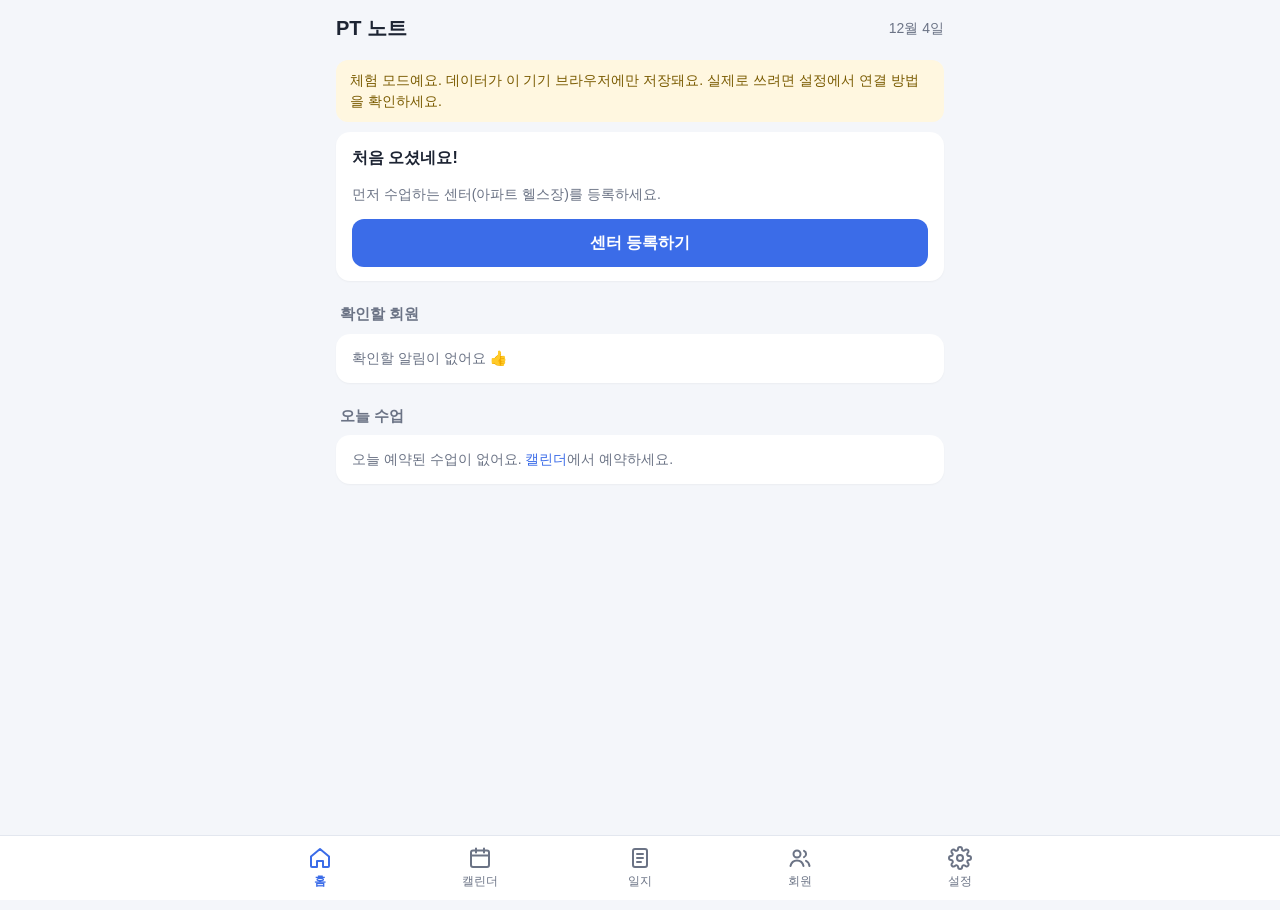
<file: pt/index.html>
<!doctype html>
<html lang="ko">
<head>
<meta charset="utf-8">
<meta name="viewport" content="width=device-width, initial-scale=1, viewport-fit=cover">
<title>PT 노트</title>
<meta name="theme-color" content="#3b6ce8">
<link rel="manifest" href="manifest.json">
<link rel="icon" href="icon.svg" type="image/svg+xml">
<link rel="apple-touch-icon" href="icon-192.png">
<meta name="apple-mobile-web-app-capable" content="yes">
<link rel="stylesheet" href="style.css">
</head>
<body>
<div id="app"><p class="empty">불러오는 중…</p></div>
<nav id="tabs" hidden>
  <a href="#/home" data-tab="home"><svg viewBox="0 0 24 24" fill="none" stroke="currentColor" stroke-width="2" stroke-linecap="round" stroke-linejoin="round"><path d="M3 10.5 12 3l9 7.5V20a1 1 0 0 1-1 1h-5v-6h-6v6H4a1 1 0 0 1-1-1z"/></svg>홈</a>
  <a href="#/calendar" data-tab="calendar"><svg viewBox="0 0 24 24" fill="none" stroke="currentColor" stroke-width="2" stroke-linecap="round" stroke-linejoin="round"><rect x="3" y="4.5" width="18" height="16.5" rx="2"/><path d="M3 9.5h18M8 2.5v4M16 2.5v4"/></svg>캘린더</a>
  <a href="#/feed" data-tab="feed"><svg viewBox="0 0 24 24" fill="none" stroke="currentColor" stroke-width="2" stroke-linecap="round" stroke-linejoin="round"><rect x="5" y="3" width="14" height="18" rx="2"/><path d="M9 8h6M9 12h6M9 16h4"/></svg>일지</a>
  <a href="#/members" data-tab="members"><svg viewBox="0 0 24 24" fill="none" stroke="currentColor" stroke-width="2" stroke-linecap="round" stroke-linejoin="round"><circle cx="9" cy="8" r="3.5"/><path d="M2.5 20c.8-3.5 3.4-5.5 6.5-5.5s5.7 2 6.5 5.5"/><path d="M16 4.8a3.5 3.5 0 0 1 0 6.4M18 14.8c1.9.8 3.1 2.6 3.5 5.2"/></svg>회원</a>
  <a href="#/settings" data-tab="settings"><svg viewBox="0 0 24 24" fill="none" stroke="currentColor" stroke-width="2" stroke-linecap="round" stroke-linejoin="round"><circle cx="12" cy="12" r="3"/><path d="M19.4 15a1.7 1.7 0 0 0 .3 1.8l.1.1a2 2 0 1 1-2.8 2.8l-.1-.1a1.7 1.7 0 0 0-1.8-.3 1.7 1.7 0 0 0-1 1.5V21a2 2 0 1 1-4 0v-.1a1.7 1.7 0 0 0-1.1-1.5 1.7 1.7 0 0 0-1.8.3l-.1.1a2 2 0 1 1-2.8-2.8l.1-.1a1.7 1.7 0 0 0 .3-1.8 1.7 1.7 0 0 0-1.5-1H3a2 2 0 1 1 0-4h.1a1.7 1.7 0 0 0 1.5-1.1 1.7 1.7 0 0 0-.3-1.8l-.1-.1a2 2 0 1 1 2.8-2.8l.1.1a1.7 1.7 0 0 0 1.8.3H9a1.7 1.7 0 0 0 1-1.5V3a2 2 0 1 1 4 0v.1a1.7 1.7 0 0 0 1 1.5 1.7 1.7 0 0 0 1.8-.3l.1-.1a2 2 0 1 1 2.8 2.8l-.1.1a1.7 1.7 0 0 0-.3 1.8V9a1.7 1.7 0 0 0 1.5 1H21a2 2 0 1 1 0 4h-.1a1.7 1.7 0 0 0-1.5 1z"/></svg>설정</a>
</nav>
<div id="toast" role="status"></div>
<script type="module" src="app.js"></script>
</body>
</html>
</file>
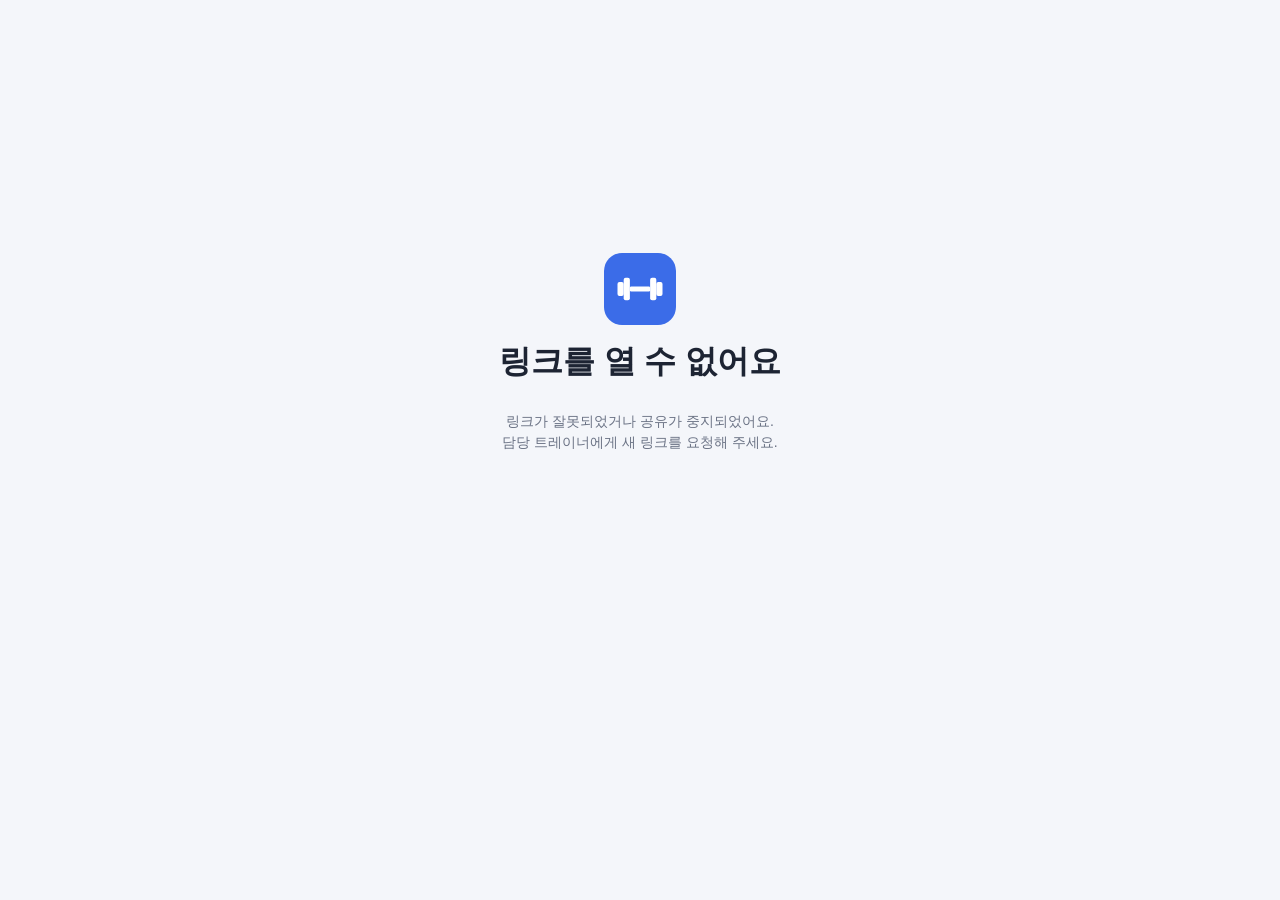
<file: pt/m.html>
<!doctype html>
<html lang="ko">
<head>
<meta charset="utf-8">
<meta name="viewport" content="width=device-width, initial-scale=1, viewport-fit=cover">
<meta name="robots" content="noindex">
<meta name="referrer" content="no-referrer">
<title>내 운동일지</title>
<meta name="theme-color" content="#3b6ce8">
<link rel="manifest" href="m-manifest.json">
<link rel="icon" href="icon.svg" type="image/svg+xml">
<link rel="apple-touch-icon" href="icon-192.png">
<link rel="stylesheet" href="style.css">
<style>#app { padding-bottom: 40px; }</style>
</head>
<body>
<div id="app"><p class="empty">불러오는 중…</p></div>
<script type="module" src="m.js"></script>
</body>
</html>
</file>
<file: pt/style.css>
:root {
  --bg: #f4f6fa; --card: #fff; --text: #1d2433; --sub: #6b7385; --line: #e3e7ef;
  --primary: #3b6ce8; --primary-weak: #eaf0fe; --danger: #e5484d; --warn: #f59e0b; --ok: #12a37f;
  --radius: 14px; --tabs-h: 64px;
}
@media (prefers-color-scheme: dark) {
  :root { --bg: #11141b; --card: #1b2029; --text: #e8ebf2; --sub: #97a0b3; --line: #2b3240; --primary: #6e95ff; --primary-weak: #1f2a44; }
}
* { box-sizing: border-box; -webkit-tap-highlight-color: transparent; }
html, body { margin: 0; background: var(--bg); color: var(--text); }
body { font: 16px/1.5 -apple-system, BlinkMacSystemFont, "Apple SD Gothic Neo", "Noto Sans KR", "Malgun Gothic", sans-serif; }
#app { max-width: 640px; margin: 0 auto; padding: 0 16px calc(var(--tabs-h) + 88px + env(safe-area-inset-bottom)); min-height: 100vh; }
a { color: var(--primary); text-decoration: none; }
h2 { font-size: 15px; color: var(--sub); font-weight: 600; margin: 22px 4px 8px; }
.muted { color: var(--sub); font-size: 14px; }
.small { font-size: 13px; }

.bar { position: sticky; top: 0; z-index: 5; display: flex; align-items: center; gap: 8px; min-height: 56px; background: var(--bg); margin: 0 -16px; padding: 8px 16px; }
.bar h1 { flex: 1; font-size: 20px; margin: 0; white-space: nowrap; overflow: hidden; text-overflow: ellipsis; }
.bar .back { font-size: 30px; line-height: 1; padding: 0 8px 4px 0; color: var(--text); }

.card { background: var(--card); border-radius: var(--radius); padding: 14px 16px; margin-bottom: 10px; box-shadow: 0 1px 2px rgba(0,0,0,.04); }
.card.link { display: block; color: inherit; }
.row { display: flex; align-items: center; gap: 10px; }
.row > .grow { flex: 1; min-width: 0; }
.between { display: flex; justify-content: space-between; align-items: center; gap: 8px; }
.dot { width: 10px; height: 10px; border-radius: 50%; flex: none; display: inline-block; }
.name { font-weight: 700; font-size: 17px; }

.badge { display: inline-block; font-size: 12.5px; font-weight: 600; padding: 3px 9px; border-radius: 99px; background: var(--primary-weak); color: var(--primary); white-space: nowrap; }
.badge.warn { background: #fff3dc; color: #a16207; } .badge.danger { background: #fde8e8; color: #c62828; }
.badge.gray { background: var(--line); color: var(--sub); }
@media (prefers-color-scheme: dark) { .badge.warn { background: #3a2c0c; color: #fbbf24; } .badge.danger { background: #3b1717; color: #f87171; } }

.btn { display: inline-flex; align-items: center; justify-content: center; gap: 6px; border: 0; border-radius: 12px; padding: 12px 16px; font: inherit; font-weight: 600; cursor: pointer; background: var(--primary-weak); color: var(--primary); text-align: center; }
.btn.primary { background: var(--primary); color: #fff; }
.btn.danger { background: transparent; color: var(--danger); }
.btn.ghost { background: transparent; color: var(--sub); padding: 8px; }
.btn.block { display: flex; width: 100%; }
.btn.sm { padding: 7px 12px; font-size: 14px; border-radius: 10px; }
.btns { display: flex; gap: 8px; flex-wrap: wrap; margin: 12px 0; }
.btns > .btn { flex: 1; }
.fab { position: fixed; right: max(16px, calc(50% - 304px)); bottom: calc(var(--tabs-h) + 16px + env(safe-area-inset-bottom)); width: 58px; height: 58px; border-radius: 50%; font-size: 30px; box-shadow: 0 6px 16px rgba(59,108,232,.35); z-index: 6; }

.chips { display: flex; gap: 6px; overflow-x: auto; padding: 2px 0 8px; scrollbar-width: none; }
.chip { flex: none; border: 1px solid var(--line); background: var(--card); color: var(--text); border-radius: 99px; padding: 7px 14px; font: inherit; font-size: 14px; cursor: pointer; }
.chip.on { background: var(--primary); border-color: var(--primary); color: #fff; }

label.f { display: block; margin: 12px 0 4px; font-size: 14px; color: var(--sub); font-weight: 600; }
input, select, textarea { width: 100%; font: inherit; color: var(--text); background: var(--card); border: 1px solid var(--line); border-radius: 10px; padding: 11px 12px; }
input:focus, select:focus, textarea:focus { outline: 2px solid var(--primary); outline-offset: -1px; }
textarea { min-height: 80px; resize: vertical; }
.search { margin: 4px 0 10px; }
.grid2 { display: grid; grid-template-columns: 1fr 1fr; gap: 8px; }
.checks { display: flex; flex-wrap: wrap; gap: 6px; }
.checks label { display: inline-flex; align-items: center; gap: 6px; border: 1px solid var(--line); border-radius: 10px; padding: 8px 12px; background: var(--card); font-size: 15px; }
.checks input { width: auto; }
.switch { display: flex; align-items: center; justify-content: space-between; gap: 12px; padding: 6px 0; }
.switch input { width: 48px; height: 28px; accent-color: var(--primary); }

.tabs2 { display: flex; background: var(--line); border-radius: 12px; padding: 3px; margin: 4px 0 12px; }
.tabs2 a { flex: 1; text-align: center; padding: 8px 0; border-radius: 10px; color: var(--sub); font-weight: 600; font-size: 15px; }
.tabs2 a.on { background: var(--card); color: var(--text); box-shadow: 0 1px 3px rgba(0,0,0,.08); }

.big { font-size: 34px; font-weight: 800; line-height: 1.1; }
.stats { display: grid; grid-template-columns: repeat(3, 1fr); gap: 8px; }
.stats .card { margin: 0; text-align: center; padding: 12px 6px; }
.stats b { display: block; font-size: 22px; }
.bars { display: flex; align-items: flex-end; gap: 4px; height: 110px; margin-top: 8px; }
.bars .b { flex: 1; display: flex; flex-direction: column; align-items: center; justify-content: flex-end; height: 100%; font-size: 11px; color: var(--sub); gap: 3px; }
.bars .col { width: 100%; max-width: 26px; border-radius: 5px 5px 2px 2px; background: var(--primary-weak); display: flex; flex-direction: column-reverse; overflow: hidden; }
.bars .b.cur .col { outline: 2px solid var(--primary); }
.bars .n { font-weight: 700; color: var(--text); }
.legend { display: flex; gap: 12px; flex-wrap: wrap; font-size: 13px; color: var(--sub); margin-top: 8px; }

.ex-list { margin: 6px 0 0; padding-left: 20px; }
.ex-list li { margin: 2px 0; }
.ex-list .note { color: var(--sub); font-size: 14px; }

.ex { border: 1px solid var(--line); border-radius: 12px; padding: 10px; margin-bottom: 8px; background: var(--card); }
.ex .top { display: flex; gap: 6px; align-items: center; }
.ex .num { width: 26px; height: 26px; flex: none; border-radius: 50%; background: var(--primary-weak); color: var(--primary); font-weight: 700; display: grid; place-items: center; font-size: 14px; }
.ex input { padding: 9px 10px; }
.ex .sub { display: grid; grid-template-columns: 1fr; gap: 6px; margin-top: 6px; }
.ex .icon { border: 0; background: none; color: var(--sub); font-size: 18px; padding: 6px; cursor: pointer; }
.setrow { display: grid; grid-template-columns: 34px 1fr 1fr 30px; gap: 6px; align-items: center; }
.setrow span { font-size: 13px; color: var(--sub); text-align: center; }
.quick { display: flex; flex-wrap: wrap; gap: 6px; margin: 6px 0 10px; }
.quick .chip { font-size: 13px; padding: 5px 10px; }

.alert { display: flex; gap: 10px; align-items: center; }
.alert .lv { width: 6px; align-self: stretch; border-radius: 3px; background: var(--warn); }
.alert .lv.l3 { background: var(--danger); } .alert .lv.l1 { background: var(--line); }

.empty { text-align: center; color: var(--sub); padding: 36px 12px; }
.banner { background: #fff7e0; color: #7a5b00; border-radius: 12px; padding: 10px 14px; font-size: 14px; margin: 4px 0 10px; }
@media (prefers-color-scheme: dark) { .banner { background: #3a300f; color: #f5d77a; } }
pre.kakao { white-space: pre-wrap; background: #fee500; color: #191919; border-radius: 12px; padding: 12px 14px; font: inherit; font-size: 15px; margin: 8px 0; }

#tabs { position: fixed; left: 0; right: 0; bottom: 0; z-index: 10; display: flex; justify-content: center; background: var(--card); border-top: 1px solid var(--line); padding-bottom: env(safe-area-inset-bottom); }
#tabs a { flex: 1; max-width: 160px; height: var(--tabs-h); display: flex; flex-direction: column; align-items: center; justify-content: center; gap: 2px; font-size: 12px; color: var(--sub); }
#tabs a svg { width: 24px; height: 24px; }
#tabs a.on { color: var(--primary); font-weight: 700; }
#tabs[hidden] { display: none; }

#toast { position: fixed; left: 50%; bottom: calc(var(--tabs-h) + 24px); transform: translateX(-50%) translateY(20px); background: #222a; backdrop-filter: blur(6px); background: rgba(20,24,32,.9); color: #fff; padding: 10px 16px; border-radius: 12px; font-size: 14px; opacity: 0; transition: .2s; pointer-events: none; z-index: 50; max-width: 90vw; }
#toast.show { opacity: 1; transform: translateX(-50%); }
.login { min-height: 80vh; display: flex; flex-direction: column; justify-content: center; align-items: center; text-align: center; gap: 12px; }
.login img { width: 72px; height: 72px; border-radius: 18px; }

/* ---------- 캘린더 ---------- */
.cal-nav { margin: 0 0 8px; }
.cal-nav .btn.sm { min-width: 40px; }
.cal { background: var(--card); border-radius: var(--radius); margin: 0 -8px; box-shadow: 0 1px 2px rgba(0,0,0,.04); }
.cal-head, .cal-body { display: grid; grid-template-columns: 30px repeat(7, 1fr); }
.cal-head { position: sticky; top: 56px; z-index: 4; background: var(--card); border-bottom: 1px solid var(--line); border-radius: var(--radius) var(--radius) 0 0; }
.cal-dh { display: flex; flex-direction: column; align-items: center; padding: 6px 1px 4px; font-size: 12px; color: var(--sub); min-width: 0; gap: 1px; }
.cal-dh b { font-size: 17px; color: var(--text); width: 28px; height: 28px; display: grid; place-items: center; border-radius: 50%; }
.cal-dh.today b { background: var(--primary); color: #fff; }
.red, .cal-dh.red b { color: var(--danger); } .blue, .cal-dh.blue b { color: #3b82f6; }
.cal-dh.today.red b, .cal-dh.today.blue b { color: #fff; }
.hol { font-size: 10px; color: var(--danger); white-space: nowrap; overflow: hidden; text-overflow: ellipsis; max-width: 100%; }
.chip-off, .chip-s { font-size: 10.5px; border-radius: 4px; padding: 0 3px; max-width: 100%; white-space: nowrap; overflow: hidden; text-overflow: ellipsis; cursor: pointer; }
.chip-off { background: var(--line); color: var(--sub); }
.chip-s { background: color-mix(in srgb, var(--c) 22%, var(--card)); color: var(--text); display: block; margin-top: 1px; }
.chip-s.st-done { background: var(--c); color: #fff; } .chip-s.st-noshow { background: var(--line); color: var(--sub); text-decoration: line-through; }
.cal-body { position: relative; background-image: linear-gradient(to bottom, var(--line) 1px, transparent 1px); }
.cal-body > .cal-gutter { font-size: 10.5px; color: var(--sub); text-align: right; padding-right: 3px; }
.cal-body > .cal-gutter div { transform: translateY(-7px); }
.cal-body > .cal-gutter div:first-child { transform: none; }
.cal-col { position: relative; border-left: 1px solid var(--line); cursor: pointer; }
.cal-col.off, .cal-col.hol { background: repeating-linear-gradient(135deg, transparent 0 6px, color-mix(in srgb, var(--line) 60%, transparent) 6px 8px); }
.ev { position: absolute; border-radius: 6px; padding: 2px 3px; font-size: 11.5px; line-height: 1.25; overflow: hidden; cursor: pointer; z-index: 2;
  background: color-mix(in srgb, var(--c) 24%, var(--card)); border-left: 3px solid var(--c); color: var(--text); }
.ev b { display: block; white-space: nowrap; overflow: hidden; text-overflow: ellipsis; font-weight: 700; }
.ev span { font-size: 10.5px; opacity: .8; }
.ev.st-done { background: var(--c); color: #fff; }
.ev.st-noshow { background: var(--line); border-left-color: var(--danger); color: var(--sub); }
.ev.st-noshow b { text-decoration: line-through; }
.ev.general { --c: #5b6270; background: #5b6270; color: #fff; border-left-color: #3a4050; }
.now { position: absolute; left: -1px; right: 0; height: 2px; background: var(--danger); z-index: 3; pointer-events: none; }
.now::before { content: ''; position: absolute; left: -4px; top: -3px; width: 8px; height: 8px; border-radius: 50%; background: var(--danger); }
.cal-legend { justify-content: center; margin: 10px 0; }
.lg { display: inline-block; width: 11px; height: 11px; border-radius: 3px; margin-right: 4px; vertical-align: -1px; }
.lg.booked { background: color-mix(in srgb, var(--sub) 24%, var(--card)); border-left: 3px solid var(--sub); }
.lg.done { background: var(--sub); } .lg.noshow { background: var(--line); border-left: 3px solid var(--danger); }
.lg.general { background: #5b6270; } .lg.off { background: repeating-linear-gradient(135deg, var(--card) 0 3px, var(--line) 3px 5px); border: 1px solid var(--line); }

.month { display: grid; grid-template-columns: repeat(7, 1fr); background: var(--card); border-radius: var(--radius); overflow: hidden; margin: 0 -8px; }
.mh { text-align: center; font-size: 12px; color: var(--sub); padding: 6px 0; border-bottom: 1px solid var(--line); }
.mc { min-height: 78px; border-bottom: 1px solid var(--line); border-left: 1px solid var(--line); padding: 3px 2px; font-size: 13px; cursor: pointer; min-width: 0; display: flex; flex-direction: column; gap: 1px; }
.mc:nth-child(7n+8) { border-left: 0; }
.mc.other { opacity: .4; } .mc.off { background: color-mix(in srgb, var(--line) 35%, transparent); }
.mc.today > span:first-child { background: var(--primary); color: #fff; border-radius: 50%; width: 22px; height: 22px; display: grid; place-items: center; }

.sheet-bg { position: fixed; inset: 0; background: rgba(0,0,0,.35); z-index: 40; display: flex; align-items: flex-end; justify-content: center; animation: fade .15s; }
.sheet { background: var(--card); width: 100%; max-width: 640px; border-radius: 18px 18px 0 0; padding: 18px 16px calc(12px + env(safe-area-inset-bottom)); display: flex; flex-direction: column; gap: 8px; animation: up .18s ease-out; }
@keyframes fade { from { opacity: 0; } } @keyframes up { from { transform: translateY(40px); } }

.time-col { width: 46px; flex: none; font-weight: 700; font-variant-numeric: tabular-nums; display: flex; flex-direction: column; line-height: 1.2; }
.time-col small { font-weight: 500; color: var(--sub); font-size: 11px; }

/* ---------- 서명 ---------- */
.sig { position: relative; background: #fff; border: 1px dashed var(--line); border-radius: 12px; overflow: hidden; }
.sig canvas, .sig img { display: block; width: 100%; aspect-ratio: 600 / 220; touch-action: none; }
.sig img { object-fit: contain; }
.sig-clear { position: absolute; right: 4px; top: 4px; background: rgba(255,255,255,.85) !important; color: #555 !important; }
.sig-hint { position: absolute; left: 0; right: 0; top: 50%; transform: translateY(-50%); text-align: center; color: #b3b9c6; pointer-events: none; font-size: 14px; }
#saveSig { margin-top: 8px; }

/* ---------- 차트 ---------- */
.chart { margin: 8px 0 0; }
.chart svg { width: 100%; height: auto; display: block; overflow: visible; }
.chart .grid { stroke: var(--line); stroke-width: 1; }
.chart .axis { fill: var(--sub); font-size: 10.5px; }
.chart .line { fill: none; stroke: var(--primary); stroke-width: 2; stroke-linejoin: round; stroke-linecap: round; }
.chart .dotm { fill: var(--primary); stroke: var(--card); stroke-width: 2; }
.chart .val { fill: var(--text); font-size: 11.5px; font-weight: 700; }
.chart .bar { fill: color-mix(in srgb, var(--primary) 45%, var(--card)); }
.chart .bar.cur { fill: var(--primary); }
.chart .hit { fill: transparent; cursor: pointer; }
.chart-table { font-size: 13px; color: var(--sub); margin-top: 4px; }
.chart-table summary { cursor: pointer; }
.chart-table table { width: 100%; border-collapse: collapse; margin-top: 4px; }
.chart-table td, .chart-table th { padding: 3px 6px; border-bottom: 1px solid var(--line); text-align: left; color: var(--text); font-weight: 400; }
.chart-tip { position: absolute; z-index: 60; pointer-events: none; opacity: 0; transition: opacity .1s; background: rgba(20,24,32,.92); color: #fff; font-size: 13px; padding: 5px 9px; border-radius: 8px; white-space: nowrap; }

/* ---------- 세션카드 (종이 양식) ---------- */
.paper { background: #fff; color: #111; padding: 16px 12px; border-radius: 8px; margin: 0 -8px; font-size: 13px; }
.paper h1 { text-align: center; font-family: Georgia, "Times New Roman", serif; letter-spacing: 2px; font-size: 24px; margin: 0 0 10px; }
.paper table { width: 100%; border-collapse: collapse; }
.paper th, .paper td { border: 1px solid #333; padding: 4px 5px; text-align: left; vertical-align: middle; }
.paper .info th { width: 18%; background: #f1f1f1; font-weight: 600; }
.paper .grid { margin-top: 10px; }
.paper .grid th { background: #a8e6cf; text-align: center; font-size: 12px; }
.paper .grid td { height: 46px; text-align: center; }
.paper .grid td.tr { text-align: left; font-size: 12px; }
.paper .grid td img { max-width: 70px; max-height: 38px; display: block; margin: 0 auto; }
.paper .grid th:nth-child(3) { width: 42%; }
@media print {
  @page { margin: 12mm; }
  body { background: #fff; }
  .bar, #tabs, .noprint, .banner, .fab, #toast { display: none !important; }
  #app { padding: 0; max-width: none; }
  .paper { margin: 0; padding: 0; }
}
.paper th, .paper .grid td:nth-child(-n+2) { white-space: nowrap; }
.paper .info th { width: 1%; }
.paper .grid td:first-child { font-size: 11px; }
.paper .grid th { font-size: 11px; padding: 4px 3px; }
</file>
